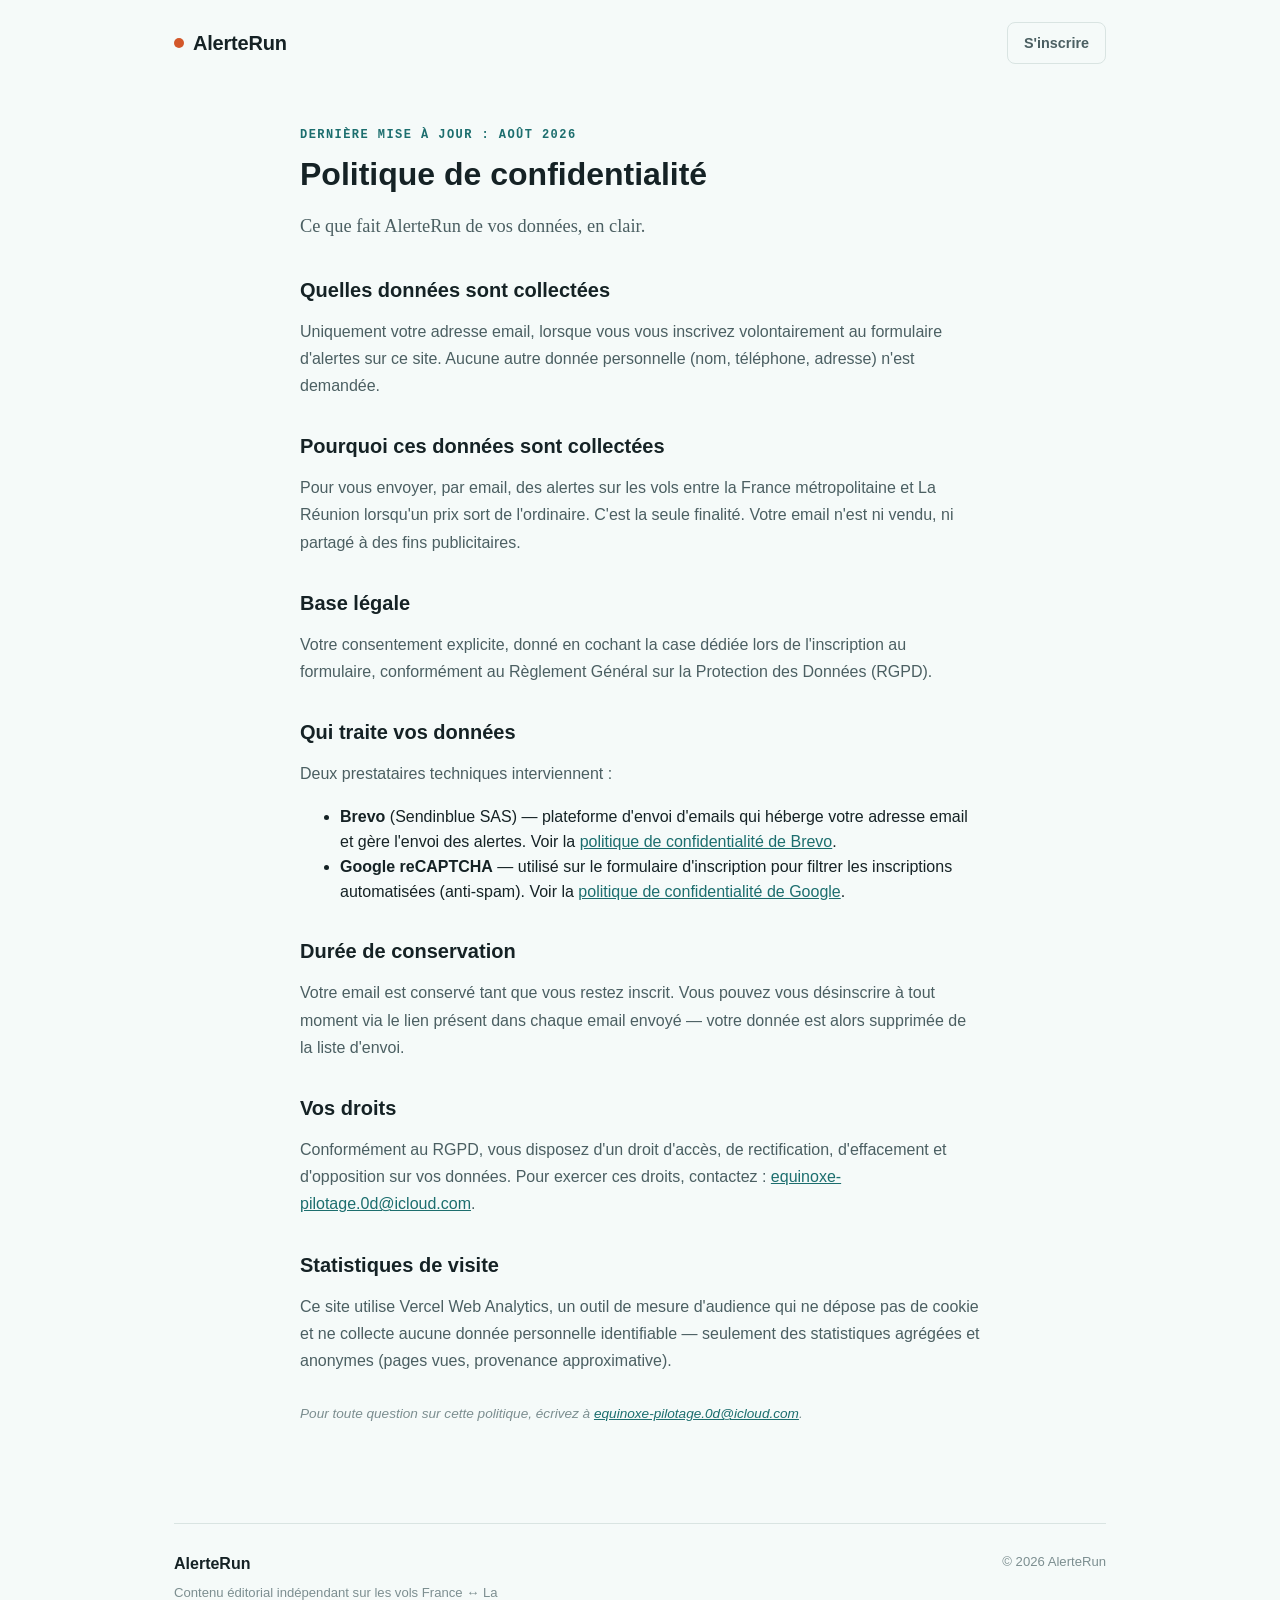
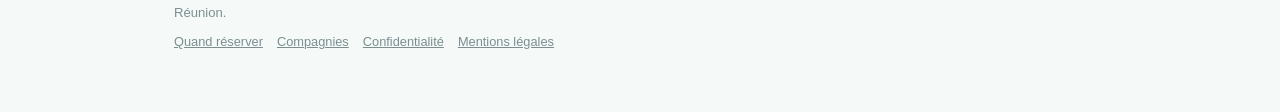
<file: confidentialite.html>
<!DOCTYPE html>
<html lang="fr">
<head>
<!-- Google tag (gtag.js) -->
<script async src="https://www.googletagmanager.com/gtag/js?id=G-KZW058J1H2"></script>
<script>
  window.dataLayer = window.dataLayer || [];
  function gtag(){dataLayer.push(arguments);}
  gtag('js', new Date());

  gtag('config', 'G-KZW058J1H2');
</script>

<meta charset="UTF-8" />
<meta name="viewport" content="width=device-width, initial-scale=1.0" />
<title>Politique de confidentialité — AlerteRun</title>
<meta name="robots" content="noindex" />
<link rel="canonical" href="https://alerterun.re/confidentialite.html" />
<link rel="icon" href="data:image/svg+xml,<svg xmlns=%22http://www.w3.org/2000/svg%22 viewBox=%220 0 100 100%22><text y=%22.9em%22 font-size=%2290%22>🏝️</text></svg>" />
<link rel="stylesheet" href="/style.css">
</head>
<body>
  <div class="wrap">
    <nav class="arnav">
      <a href="/" class="logo"><span class="logo-dot"></span>AlerteRun</a>
      <div class="nav-links">
        <a href="/#EMAIL" class="nav-cta">S'inscrire</a>
      </div>
    </nav>

    <article class="article">
      <div class="eyebrow">Dernière mise à jour : août 2026</div>
      <h1>Politique de confidentialité</h1>
      <p class="chapo">Ce que fait AlerteRun de vos données, en clair.</p>

      <h2>Quelles données sont collectées</h2>
      <p>Uniquement votre adresse email, lorsque vous vous inscrivez volontairement au formulaire d'alertes sur ce site. Aucune autre donnée personnelle (nom, téléphone, adresse) n'est demandée.</p>

      <h2>Pourquoi ces données sont collectées</h2>
      <p>Pour vous envoyer, par email, des alertes sur les vols entre la France métropolitaine et La Réunion lorsqu'un prix sort de l'ordinaire. C'est la seule finalité. Votre email n'est ni vendu, ni partagé à des fins publicitaires.</p>

      <h2>Base légale</h2>
      <p>Votre consentement explicite, donné en cochant la case dédiée lors de l'inscription au formulaire, conformément au Règlement Général sur la Protection des Données (RGPD).</p>

      <h2>Qui traite vos données</h2>
      <p>Deux prestataires techniques interviennent :</p>
      <ul>
        <li><strong>Brevo</strong> (Sendinblue SAS) — plateforme d'envoi d'emails qui héberge votre adresse email et gère l'envoi des alertes. Voir la <a href="https://www.brevo.com/fr/legal/privacypolicy/" target="_blank" rel="nofollow noopener">politique de confidentialité de Brevo</a>.</li>
        <li><strong>Google reCAPTCHA</strong> — utilisé sur le formulaire d'inscription pour filtrer les inscriptions automatisées (anti-spam). Voir la <a href="https://policies.google.com/privacy" target="_blank" rel="nofollow noopener">politique de confidentialité de Google</a>.</li>
      </ul>

      <h2>Durée de conservation</h2>
      <p>Votre email est conservé tant que vous restez inscrit. Vous pouvez vous désinscrire à tout moment via le lien présent dans chaque email envoyé — votre donnée est alors supprimée de la liste d'envoi.</p>

      <h2>Vos droits</h2>
      <p>Conformément au RGPD, vous disposez d'un droit d'accès, de rectification, d'effacement et d'opposition sur vos données. Pour exercer ces droits, contactez : <a href="mailto:equinoxe-pilotage.0d@icloud.com">equinoxe-pilotage.0d@icloud.com</a>.</p>

      <h2>Statistiques de visite</h2>
      <p>Ce site utilise Vercel Web Analytics, un outil de mesure d'audience qui ne dépose pas de cookie et ne collecte aucune donnée personnelle identifiable — seulement des statistiques agrégées et anonymes (pages vues, provenance approximative).</p>

      <p class="note">Pour toute question sur cette politique, écrivez à <a href="mailto:equinoxe-pilotage.0d@icloud.com">equinoxe-pilotage.0d@icloud.com</a>.</p>
    </article>

    <footer class="arfoot">
      <div>
        <div class="fname">AlerteRun</div>
        <div class="fnote">Contenu éditorial indépendant sur les vols France ↔ La Réunion.</div>
        <div class="flinks">
          <a href="/guides/calendrier-saisons.html">Quand réserver</a>
          <a href="/guides/comparatif-compagnies.html">Compagnies</a>
          <a href="/confidentialite.html">Confidentialité</a>
          <a href="/mentions-legales.html">Mentions légales</a>
        </div>
      </div>
      <div class="fnote">&copy; 2026 AlerteRun</div>
    </footer>
  </div>
</body>
</html>
</file>
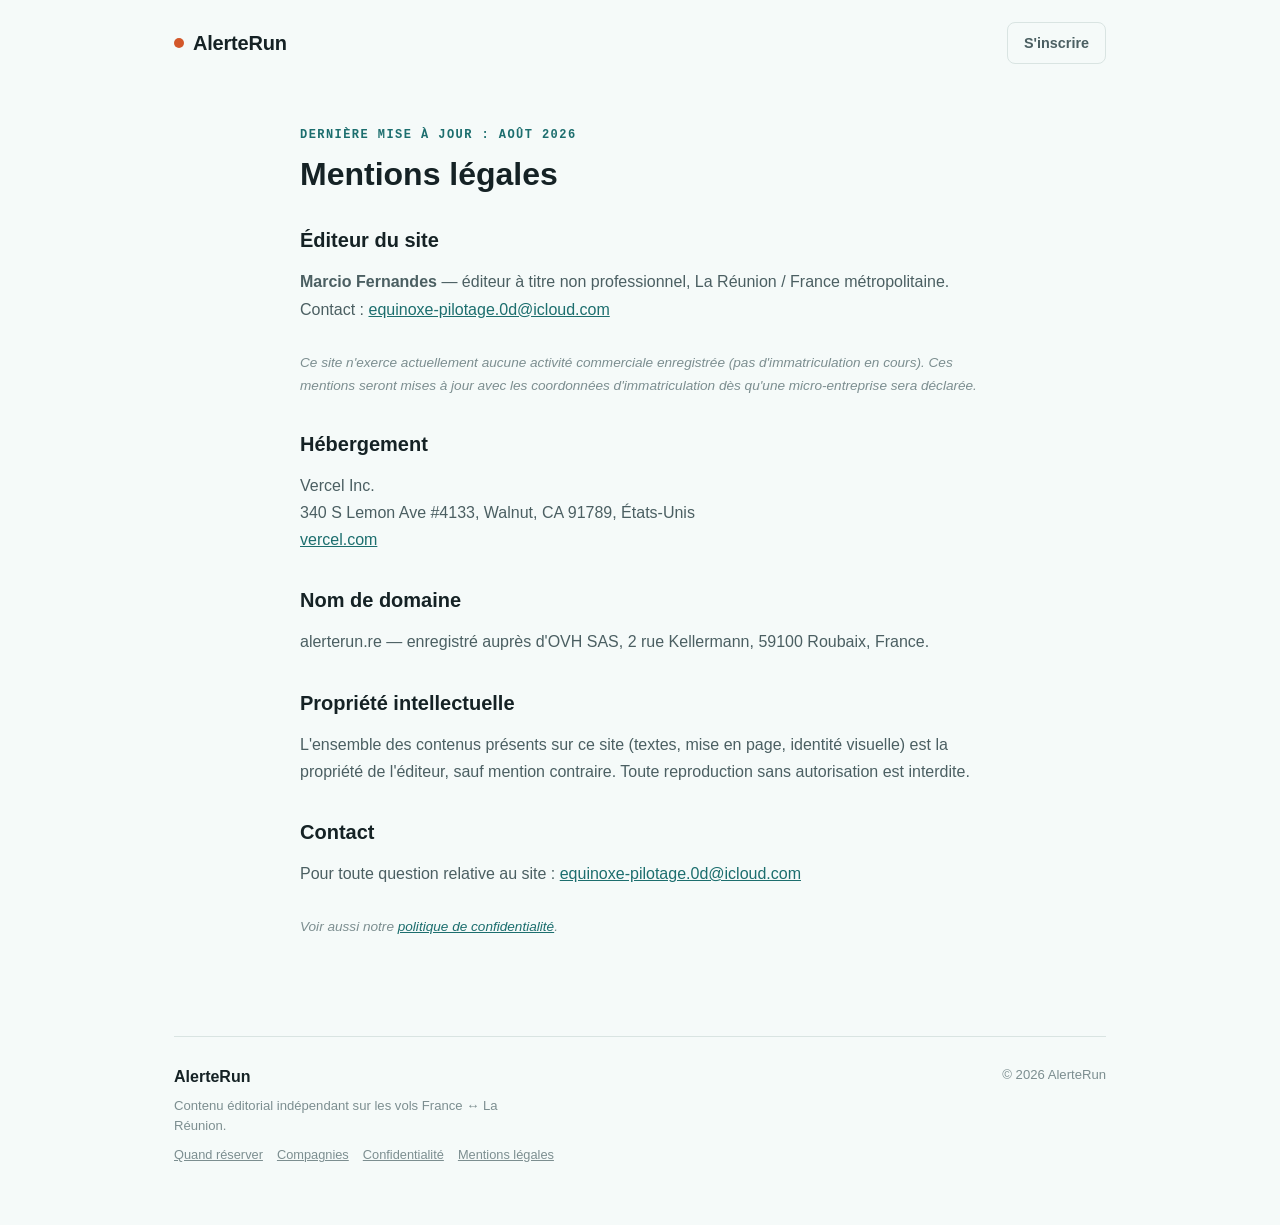
<file: mentions-legales.html>
<!DOCTYPE html>
<html lang="fr">
<head>
<!-- Google tag (gtag.js) -->
<script async src="https://www.googletagmanager.com/gtag/js?id=G-KZW058J1H2"></script>
<script>
  window.dataLayer = window.dataLayer || [];
  function gtag(){dataLayer.push(arguments);}
  gtag('js', new Date());

  gtag('config', 'G-KZW058J1H2');
</script>

<meta charset="UTF-8" />
<meta name="viewport" content="width=device-width, initial-scale=1.0" />
<title>Mentions légales — AlerteRun</title>
<meta name="robots" content="noindex" />
<link rel="canonical" href="https://alerterun.re/mentions-legales.html" />
<link rel="icon" href="data:image/svg+xml,<svg xmlns=%22http://www.w3.org/2000/svg%22 viewBox=%220 0 100 100%22><text y=%22.9em%22 font-size=%2290%22>🏝️</text></svg>" />
<link rel="stylesheet" href="/style.css">
</head>
<body>
  <div class="wrap">
    <nav class="arnav">
      <a href="/" class="logo"><span class="logo-dot"></span>AlerteRun</a>
      <div class="nav-links">
        <a href="/#EMAIL" class="nav-cta">S'inscrire</a>
      </div>
    </nav>

    <article class="article">
      <div class="eyebrow">Dernière mise à jour : août 2026</div>
      <h1>Mentions légales</h1>

      <h2>Éditeur du site</h2>
      <p>
        <strong>Marcio Fernandes</strong> — éditeur à titre non professionnel, La Réunion / France métropolitaine.<br>
        Contact : <a href="mailto:equinoxe-pilotage.0d@icloud.com">equinoxe-pilotage.0d@icloud.com</a>
      </p>
      <p class="note">Ce site n'exerce actuellement aucune activité commerciale enregistrée (pas d'immatriculation en cours). Ces mentions seront mises à jour avec les coordonnées d'immatriculation dès qu'une micro-entreprise sera déclarée.</p>

      <h2>Hébergement</h2>
      <p>
        Vercel Inc.<br>
        340 S Lemon Ave #4133, Walnut, CA 91789, États-Unis<br>
        <a href="https://vercel.com" target="_blank" rel="nofollow noopener">vercel.com</a>
      </p>

      <h2>Nom de domaine</h2>
      <p>alerterun.re — enregistré auprès d'OVH SAS, 2 rue Kellermann, 59100 Roubaix, France.</p>

      <h2>Propriété intellectuelle</h2>
      <p>L'ensemble des contenus présents sur ce site (textes, mise en page, identité visuelle) est la propriété de l'éditeur, sauf mention contraire. Toute reproduction sans autorisation est interdite.</p>

      <h2>Contact</h2>
      <p>Pour toute question relative au site : <a href="mailto:equinoxe-pilotage.0d@icloud.com">equinoxe-pilotage.0d@icloud.com</a></p>

      <p class="note">Voir aussi notre <a href="/confidentialite.html">politique de confidentialité</a>.</p>
    </article>

    <footer class="arfoot">
      <div>
        <div class="fname">AlerteRun</div>
        <div class="fnote">Contenu éditorial indépendant sur les vols France ↔ La Réunion.</div>
        <div class="flinks">
          <a href="/guides/calendrier-saisons.html">Quand réserver</a>
          <a href="/guides/comparatif-compagnies.html">Compagnies</a>
          <a href="/confidentialite.html">Confidentialité</a>
          <a href="/mentions-legales.html">Mentions légales</a>
        </div>
      </div>
      <div class="fnote">&copy; 2026 AlerteRun</div>
    </footer>
  </div>
</body>
</html>
</file>
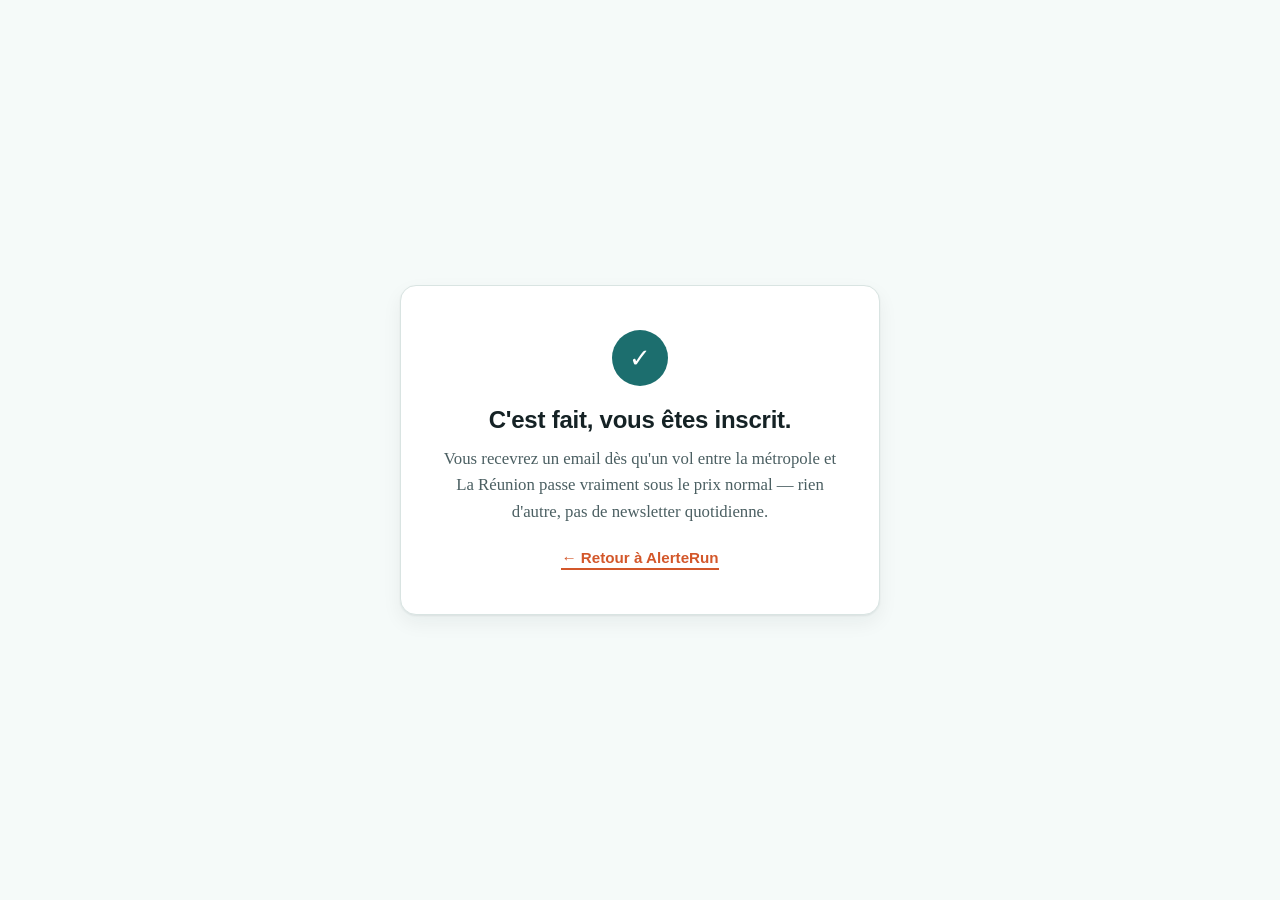
<file: merci.html>
<!DOCTYPE html>
<html lang="fr">
<head>
<!-- Google tag (gtag.js) -->
<script async src="https://www.googletagmanager.com/gtag/js?id=G-KZW058J1H2"></script>
<script>
  window.dataLayer = window.dataLayer || [];
  function gtag(){dataLayer.push(arguments);}
  gtag('js', new Date());

  gtag('config', 'G-KZW058J1H2');
</script>

<meta charset="UTF-8" />
<meta name="viewport" content="width=device-width, initial-scale=1.0" />
<title>Inscription confirmée — AlerteRun</title>
<meta name="robots" content="noindex" />
<link rel="icon" href="data:image/svg+xml,<svg xmlns=%22http://www.w3.org/2000/svg%22 viewBox=%220 0 100 100%22><text y=%22.9em%22 font-size=%2290%22>🏝️</text></svg>" />
<style>
  :root{
    --paper:#F5FAF9;
    --paper-raised:#FFFFFF;
    --ink:#152225;
    --ink-soft:#4B5F62;
    --line:#D9E4E2;
    --accent:#D3572A;
    --lagoon:#1C6E6E;
    --shadow: 0 1px 2px rgba(21,34,37,0.07), 0 8px 20px rgba(21,34,37,0.06);
  }
  @media (prefers-color-scheme: dark){
    :root{
      --paper:#0F1618; --paper-raised:#182123; --ink:#E8F1EF; --ink-soft:#A9BCBC;
      --line:#26383A; --accent:#EE8354; --lagoon:#4FADAA;
      --shadow: 0 1px 2px rgba(0,0,0,0.35), 0 10px 26px rgba(0,0,0,0.35);
    }
  }
  *{box-sizing:border-box;}
  html,body{margin:0; padding:0; height:100%;}
  body{
    background:var(--paper); color:var(--ink);
    font-family:-apple-system,BlinkMacSystemFont,"Segoe UI",Helvetica,Arial,sans-serif;
    display:flex; align-items:center; justify-content:center; min-height:100vh; padding:24px;
  }
  .card{
    background:var(--paper-raised); border:1px solid var(--line); border-radius:16px;
    box-shadow:var(--shadow); max-width:480px; width:100%; padding:44px 36px; text-align:center;
  }
  .badge{
    width:56px; height:56px; border-radius:50%; background:var(--lagoon); color:#fff;
    display:flex; align-items:center; justify-content:center; font-size:26px; margin:0 auto 20px;
  }
  h1{font-size:1.5rem; margin:0 0 12px; letter-spacing:-0.01em;}
  p{font-family:Georgia,"Iowan Old Style",serif; font-size:1.05rem; color:var(--ink-soft); line-height:1.55; margin:0 0 24px;}
  a.back{
    display:inline-block; color:var(--accent); text-decoration:none; font-weight:700; font-size:0.95rem;
    border-bottom:2px solid var(--accent); padding-bottom:2px;
  }
</style>
</head>
<body>
  <div class="card">
    <div class="badge">✓</div>
    <h1>C'est fait, vous êtes inscrit.</h1>
    <p>Vous recevrez un email dès qu'un vol entre la métropole et La Réunion passe vraiment sous le prix normal — rien d'autre, pas de newsletter quotidienne.</p>
    <a class="back" href="/">← Retour à AlerteRun</a>
  </div>
</body>
</html>
</file>
<file: style.css>
:root{
  --paper:#F5FAF9;
  --paper-raised:#FFFFFF;
  --ink:#152225;
  --ink-soft:#4B5F62;
  --ink-faint:#7C8E90;
  --line:#D9E4E2;
  --accent:#D3572A;
  --accent-ink:#FFFFFF;
  --accent-soft:#FBE4D8;
  --lagoon:#1C6E6E;
  --lagoon-soft:#DCEFED;
  --board-bg:#12211F;
  --board-ink:#EAF6F1;
  --board-amber:#F2A03D;
  --shadow: 0 1px 2px rgba(21,34,37,0.07), 0 8px 20px rgba(21,34,37,0.06);
}
@media (prefers-color-scheme: dark){
  :root{
    --paper:#0F1618;
    --paper-raised:#182123;
    --ink:#E8F1EF;
    --ink-soft:#A9BCBC;
    --ink-faint:#75898A;
    --line:#26383A;
    --accent:#EE8354;
    --accent-ink:#191008;
    --accent-soft:#3A2418;
    --lagoon:#4FADAA;
    --lagoon-soft:#173231;
    --board-bg:#0B1614;
    --board-ink:#E8F6F0;
    --board-amber:#F5B25C;
    --shadow: 0 1px 2px rgba(0,0,0,0.35), 0 10px 26px rgba(0,0,0,0.35);
  }
}
*{box-sizing:border-box;}
html,body{margin:0; padding:0;}
body{
  background:var(--paper); color:var(--ink);
  font-family:-apple-system,BlinkMacSystemFont,"Segoe UI",Helvetica,Arial,sans-serif;
  line-height:1.55;
}
.wrap{max-width:980px; margin:0 auto; padding:0 24px;}
h1,h2,h3{text-wrap:balance; margin:0; font-family:-apple-system,BlinkMacSystemFont,"Segoe UI",Helvetica,Arial,sans-serif;}
.mono{font-family:ui-monospace,SFMono-Regular,Menlo,Consolas,monospace; font-variant-numeric:tabular-nums;}

.banner{
  background:var(--lagoon); color:#fff; text-align:center; font-size:0.85rem; padding:8px 16px;
  font-family:ui-monospace,SFMono-Regular,Menlo,Consolas,monospace; letter-spacing:.02em;
}

nav.arnav{display:flex; align-items:center; justify-content:space-between; padding:22px 0; flex-wrap:wrap; gap:12px;}
.logo{display:flex; align-items:center; gap:9px; font-weight:800; font-size:1.25rem; letter-spacing:-0.01em; text-decoration:none; color:var(--ink);}
.logo-dot{width:10px; height:10px; border-radius:50%; background:var(--accent); display:inline-block;}
.nav-links{display:flex; gap:20px; align-items:center;}
.nav-links a{color:var(--ink-soft); text-decoration:none; font-size:0.9rem; font-weight:600;}
.nav-links a:hover{color:var(--ink);}
.nav-cta{
  background:transparent; border:1px solid var(--line); color:var(--ink);
  padding:9px 16px; border-radius:8px; font-size:0.88rem; font-weight:600; cursor:pointer;
  text-decoration:none; display:inline-block;
}

.hero{padding:52px 0 20px; display:grid; grid-template-columns:1.1fr 0.9fr; gap:40px; align-items:center;}
.eyebrow{
  font-family:ui-monospace,SFMono-Regular,Menlo,Consolas,monospace; font-size:12px; letter-spacing:.12em;
  text-transform:uppercase; color:var(--lagoon); font-weight:700; margin-bottom:14px;
}
.hero h1{font-size:2.6rem; line-height:1.14; font-weight:800; letter-spacing:-0.015em;}
.hero h1 em{font-style:normal; color:var(--accent);}
.hero p.sub{font-family:Georgia,"Iowan Old Style",serif; font-size:1.15rem; color:var(--ink-soft); margin:20px 0 28px; max-width:46ch;}

form.signup{display:flex; gap:10px; max-width:440px; flex-wrap:wrap;}
form.signup input[type="email"]{
  flex:1; min-width:200px; padding:13px 16px; border-radius:9px; border:1px solid var(--line);
  background:var(--paper-raised); color:var(--ink); font-size:0.96rem;
}
form.signup input[type="email"]:focus{outline:2px solid var(--lagoon); outline-offset:1px;}
.btn-primary{
  background:var(--accent); color:var(--accent-ink); border:none; padding:13px 22px; border-radius:9px;
  font-weight:700; font-size:0.96rem; cursor:pointer; white-space:nowrap;
}
.btn-primary:focus-visible{outline:2px solid var(--ink); outline-offset:2px;}
.form-note{font-size:0.82rem; color:var(--ink-faint); margin-top:10px;}

.ar-brevo-wrap{max-width:440px;}
.ar-brevo-wrap .sib-form{background:transparent !important; text-align:left !important; padding:0 !important;}
.ar-brevo-wrap #sib-container{
  max-width:100% !important; text-align:left !important; background:var(--paper-raised) !important;
  border:1px solid var(--line) !important; border-radius:12px !important; box-shadow:var(--shadow);
  padding:20px 20px 8px !important;
}
.ar-brevo-wrap .sib-form-block, .ar-brevo-wrap .entry__label, .ar-brevo-wrap .entry__specification,
.ar-brevo-wrap .sib-form__declaration, .ar-brevo-wrap .sib-text-form-block p{
  font-family:-apple-system,BlinkMacSystemFont,"Segoe UI",Helvetica,Arial,sans-serif !important;
}
.ar-brevo-wrap .sib-form-block:first-of-type p{font-size:1.05rem !important; font-weight:800 !important; color:var(--ink) !important;}
.ar-brevo-wrap .sib-text-form-block p{font-size:0.88rem !important; color:var(--ink-soft) !important; margin:0 !important;}
.ar-brevo-wrap .entry__label{font-size:0.82rem !important; color:var(--ink-soft) !important; font-weight:600 !important;}
.ar-brevo-wrap .entry__specification{font-size:0.76rem !important; color:var(--ink-faint) !important;}
.ar-brevo-wrap .sib-form__declaration p{font-size:0.74rem !important; color:var(--ink-faint) !important;}
.ar-brevo-wrap .sib-form__declaration a{color:var(--lagoon) !important;}
.ar-brevo-wrap .sib-optin p{font-size:0.82rem !important; color:var(--ink-soft) !important;}
.ar-brevo-wrap input.input{
  border-radius:9px !important; border:1px solid var(--line) !important; background:var(--paper) !important; color:var(--ink) !important;
}
.ar-brevo-wrap .sib-form-block__button{
  background:var(--accent) !important; border-radius:9px !important; width:100%;
  font-family:-apple-system,BlinkMacSystemFont,"Segoe UI",Helvetica,Arial,sans-serif !important;
}
.ar-brevo-wrap .declaration-block-icon{display:none !important;}

.hero-photo{border-radius:16px; overflow:hidden; box-shadow:var(--shadow); line-height:0;}
.hero-photo img{width:100%; height:100%; object-fit:cover; display:block; aspect-ratio:4/3;}

.board{
  background:var(--board-bg); color:var(--board-ink); border-radius:14px; padding:20px 20px 14px;
  box-shadow:var(--shadow); font-family:ui-monospace,SFMono-Regular,Menlo,Consolas,monospace;
  margin:36px 0;
}
.board-head{display:flex; justify-content:space-between; align-items:baseline; padding:0 4px 12px; border-bottom:1px solid rgba(234,246,241,0.15); margin-bottom:10px;}
.board-head span{font-size:10.5px; letter-spacing:.1em; text-transform:uppercase; color:var(--board-amber);}
.board-row{display:grid; grid-template-columns:1.3fr 1fr 0.9fr; gap:8px; padding:11px 4px; font-size:0.85rem; border-bottom:1px dashed rgba(234,246,241,0.12);}
.board-row:last-child{border-bottom:none;}
.board-route{font-weight:700;}
.board-meta{color:#9FB8B0; font-size:0.78rem; margin-top:2px;}
.board-price{color:var(--board-amber); font-weight:700; text-align:right;}
.board-foot{font-size:10.5px; color:#9FB8B0; padding:12px 4px 2px; letter-spacing:.02em;}

.perf{display:flex; align-items:center; gap:6px; margin:64px 0 36px;}
.perf::before,.perf::after{content:""; flex:1; height:0; border-top:1px dashed var(--line);}
.perf-mark{font-family:ui-monospace,SFMono-Regular,Menlo,Consolas,monospace; font-size:11px; letter-spacing:.14em; color:var(--ink-faint); text-transform:uppercase; white-space:nowrap;}

.why{display:grid; grid-template-columns:repeat(3,1fr); gap:20px;}
.why-card{background:var(--paper-raised); border:1px solid var(--line); border-radius:12px; padding:24px 22px; box-shadow:var(--shadow);}
.why-card .tag{
  display:inline-block; font-family:ui-monospace,SFMono-Regular,Menlo,Consolas,monospace; font-size:10.5px;
  letter-spacing:.08em; text-transform:uppercase; color:var(--lagoon); background:var(--lagoon-soft);
  padding:3px 9px; border-radius:99px; margin-bottom:12px;
}
.why-card h3{font-size:1.05rem; font-weight:700; margin-bottom:8px;}
.why-card p{color:var(--ink-soft); font-size:0.92rem; margin:0;}

.steps{display:flex; flex-direction:column; gap:0; border:1px solid var(--line); border-radius:12px; overflow:hidden; background:var(--paper-raised); box-shadow:var(--shadow);}
.step{display:flex; gap:18px; padding:22px 24px; border-bottom:1px solid var(--line);}
.step:last-child{border-bottom:none;}
.step-num{font-family:ui-monospace,SFMono-Regular,Menlo,Consolas,monospace; font-weight:800; color:var(--accent); font-size:1.1rem; width:28px; flex-shrink:0;}
.step h3{font-size:1rem; margin-bottom:4px;}
.step p{color:var(--ink-soft); font-size:0.92rem; margin:0;}

.closing{
  background:
    linear-gradient(160deg, rgba(20,60,60,0.82), rgba(28,110,110,0.88)),
    url("/images/closing-lagoon.jpg");
  background-size:cover; background-position:center;
  color:#fff; border-radius:16px; padding:56px 40px; text-align:center; margin:16px 0 56px;
}
.closing h2{color:#fff; font-size:1.7rem; margin-bottom:12px;}
.closing p{color:rgba(255,255,255,0.85); max-width:48ch; margin:0 auto 24px; font-family:Georgia,serif; font-size:1.05rem;}
.closing form.signup{margin:0 auto; justify-content:center;}
.closing input[type="email"]{border:1px solid rgba(255,255,255,0.3);}

footer.arfoot{padding:28px 0 60px; border-top:1px solid var(--line); margin-top:20px; display:flex; justify-content:space-between; gap:20px; flex-wrap:wrap;}
footer.arfoot .fnote{color:var(--ink-faint); font-size:0.82rem; max-width:52ch;}
footer.arfoot .fname{font-weight:700; margin-bottom:6px;}
footer.arfoot .flinks{display:flex; gap:14px; flex-wrap:wrap; margin-top:8px;}
footer.arfoot .flinks a{color:var(--ink-faint); font-size:0.8rem; text-decoration:underline;}

/* Pages articles / légales */
.article{padding:40px 0 60px; max-width:680px; margin:0 auto;}
.article .eyebrow{margin-bottom:10px;}
.article h1{font-size:2rem; line-height:1.2; margin-bottom:18px;}
.article .chapo{font-family:Georgia,"Iowan Old Style",serif; font-size:1.15rem; color:var(--ink-soft); margin-bottom:32px;}
.article h2{font-size:1.25rem; margin:32px 0 12px;}
.article p{font-size:1rem; color:var(--ink-soft); line-height:1.7; margin:0 0 18px;}
.article .note{font-size:0.85rem; color:var(--ink-faint); font-style:italic; margin-top:28px;}
.article a{color:var(--lagoon);}
.guide-list{display:flex; flex-direction:column; gap:0; border:1px solid var(--line); border-radius:12px; overflow:hidden; background:var(--paper-raised); box-shadow:var(--shadow); margin-top:16px;}
.guide-item{display:block; padding:20px 22px; border-bottom:1px solid var(--line); text-decoration:none; color:inherit;}
.guide-item:last-child{border-bottom:none;}
.guide-item:hover{background:var(--paper);}
.guide-item .g-title{font-weight:700; margin-bottom:4px;}
.guide-item .g-desc{color:var(--ink-soft); font-size:0.9rem;}

@media (max-width:760px){
  .hero{grid-template-columns:1fr;}
  .why{grid-template-columns:1fr;}
  .hero h1{font-size:2.05rem;}
  .board-row{grid-template-columns:1fr; }
  .board-price{text-align:left;}
  .closing{padding:34px 22px;}
  .article h1{font-size:1.6rem;}
}
</file>
